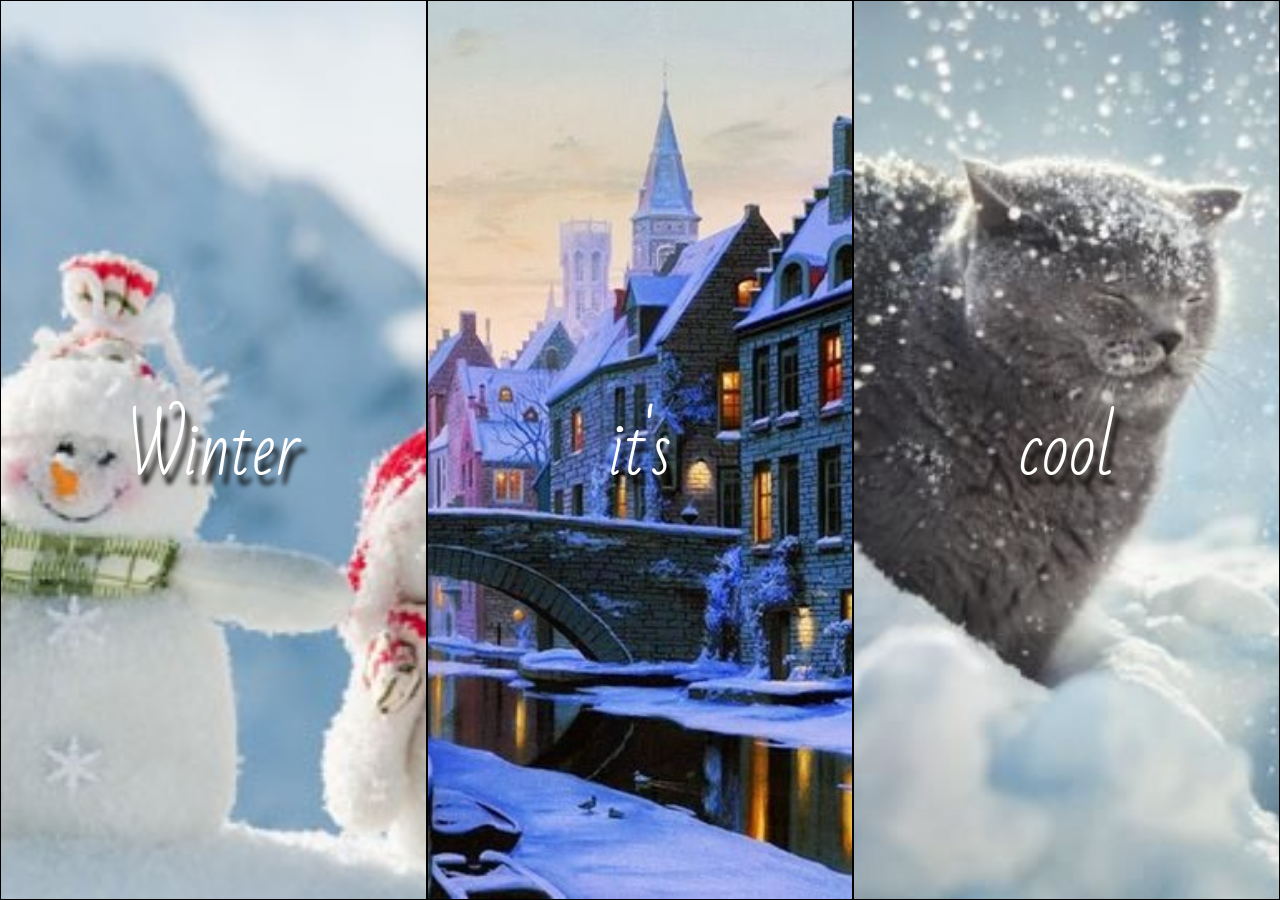
<file: index.html>
<!DOCTYPE html>
<html lang="en">
<head>
    <meta charset="UTF-8">
    <meta name="viewport" content="width=device-width, initial-scale=1.0">
    <title>Winter It's Cool site</title>
    <link rel="stylesheet" href="css/defaultStyle.css">
    <link rel="stylesheet" href="css/style.css">
    <link href="https://fonts.googleapis.com/css2?family=Bad+Script&display=swap" rel="stylesheet">
    <link rel="icon" href="img/icon.png">
</head>
<body>
    <div class="slider">
        <div class="item item-1"><span>Winter</span></div>
        <div class="item item-2"><span>it's</span></div>
        <div class="item item-3"><span>cool</span></div>
    </div>
</body>
</html>
</file>
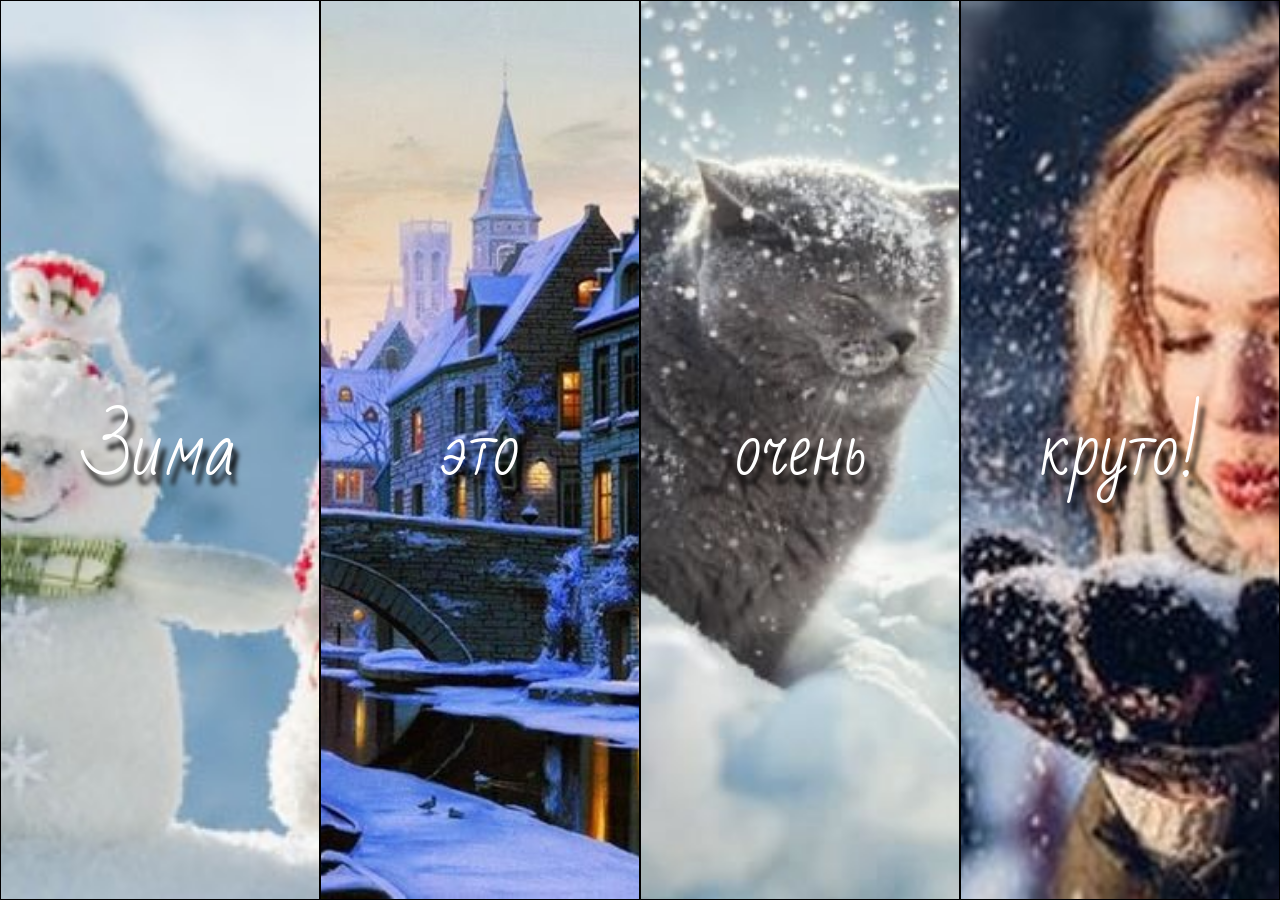
<file: Winter Its Cool/index.html>
<!DOCTYPE html>
<html lang="en">
<head>
    <meta charset="UTF-8">
    <meta name="viewport" content="width=device-width, initial-scale=1.0">
    <title>Сайт про Зиму</title>
    <link rel="stylesheet" href="css/defaultStyle.css">
    <link rel="stylesheet" href="css/style.css">
    <link href="https://fonts.googleapis.com/css2?family=Bad+Script&display=swap" rel="stylesheet">
    <link rel="icon" href="img/favicon.ico">
</head>
<body>
    <div class="slider">
        <div class="item item-1"><span>Зима</span></div>
        <div class="item item-2"><span>это</span></div>
        <div class="item item-3"><span>очень</span></div>
        <div class="item item-4"><span>круто!</span></div>
    </div>
</body>
</html>
</file>
<file: css/defaultStyle.css>
* {
  box-sizing: border-box;
  margin: 0;
  padding: 0;
  user-select: none;
}

body {
  margin: 0;
  font-family: 'Bad Script', sans-serif;
}

@media (max-width: 640px) {

  .slider {
    height: 100vh;
    flex-direction: column;
  }

  .item {
    width: 100%;
    user-select: none;
    cursor: none;
  }

  .item:hover {
    flex-grow: 30%;
  }
}
</file>
<file: css/style.css>
.slider {
    display: flex;
    justify-content: center;
}

.item {
    user-select: none;
    border: 1px solid black;
    cursor: default;
    height: 100vh;
    display: flex;
    flex-basis: 35%;
    justify-content: center;
    align-items: center;
    background-color: #aeaeae;
    transition: all 2s;
}

.item:hover {
    flex-basis: 70%;
}

span {
    color: white;
    font-size: 70px;
    text-shadow: 5px 10px 5px black;
    user-select: text;
}

.item:hover span {
    font-size: 100px;
    transition: 0.5s;
    color: darkblue;
}

.item-1 {
    background: url(../img/1.jpg) center;
    background-size: cover;
}

.item-2 {
    background: url(../img/2.jpg) center;
    background-size: cover;
}

.item-3 {
    background: url(../img/3.jpg) center;
    background-size: cover;
}
</file>
<file: Winter Its Cool/css/defaultStyle.css>
* {
  box-sizing: border-box;
  margin: 0;
  padding: 0;
  user-select: none;
}

body {
  margin: 0;
  font-family: 'Bad Script', sans-serif;
}

@media (max-width: 640px) {

  .slider {
    height: 100vh;
    flex-direction: column;
  }

  .item {
    width: 100%;
    user-select: none;
    cursor: none;
  }

  .item:hover {
    flex-grow: 30%;
  }
}
</file>
<file: Winter Its Cool/css/style.css>
.slider {
    display: flex;
    justify-content: center;
}

.item {
    user-select: none;
    border: 1px solid black;
    /* cursor: default; */
    cursor: pointer;
    height: 100vh;
    display: flex;
    flex-basis: 25%;
    justify-content: center;
    align-items: center;
    background-color: #aeaeae;
    transition: all 2s;
}

.item:hover {
    flex-basis: 70%;
}

span {
    color: white;
    font-size: 70px;
    text-shadow: 5px 10px 5px black;
    user-select: text;
}

.item:hover span {
    font-size: 100px;
    transition: 0.5s;
}

.item-1 {
    background: url(../img/1.jpg) center;
    background-size: cover;
}
.item-2 {
    background: url(../img/2.jpg) center;
    background-size: cover;
}

.item-3 {
    background: url(../img/3.jpg) center;
    background-size: cover;
}

.item-4 {
    background: url(../img/4.jpg) center;
    background-size: cover;
}
</file>
